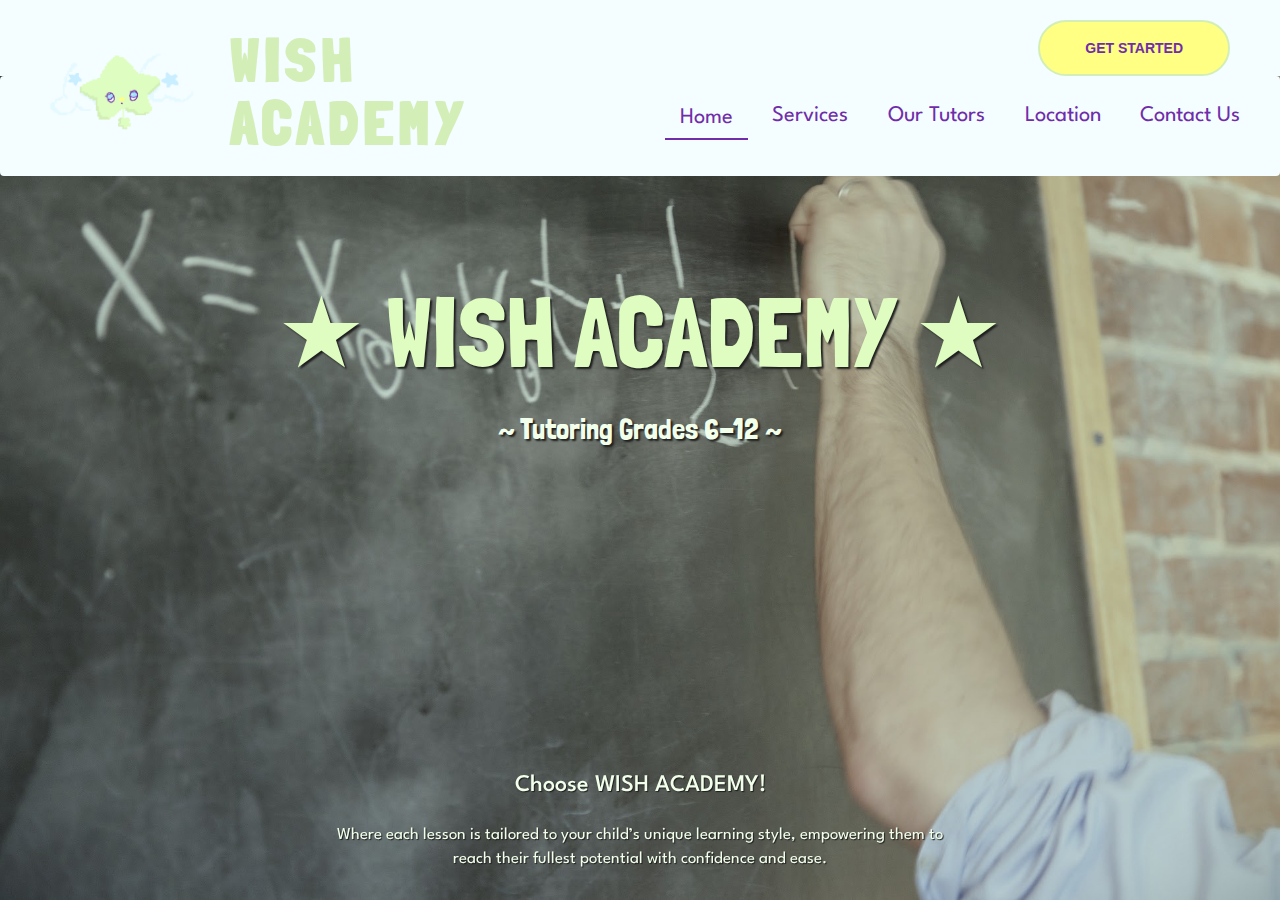
<file: index.html>
<!DOCTYPE html>
<html lang="en">
<head>
  <title>WISH ACADEMY</title>
  <meta charset="utf-8">
  <meta name="viewport" content="width=device-width, initial-scale=1">
  <link rel="icon" type="image/x-icon" href="imgs/wish-logo.png" style="width: 100px">
  <!-- Latest compiled and minified CSS -->
  <link rel="stylesheet" href="https://maxcdn.bootstrapcdn.com/bootstrap/3.4.1/css/bootstrap.min.css">
  <!-- Link to CSS files -->
  <link rel="stylesheet" type="text/css" href="css/index.css">
  <link rel="stylesheet" type="text/css" href="css/navbar.css">
  <!-- jQuery library -->
  <script src="https://ajax.googleapis.com/ajax/libs/jquery/3.7.1/jquery.min.js"></script>
  <!-- Latest compiled JavaScript -->
  <script src="https://maxcdn.bootstrapcdn.com/bootstrap/3.4.1/js/bootstrap.min.js"></script>
</head>

<body>
  <!-- Header -->
  <header class="header">
    <!-- Get Started (booking) button -->
      <div class="container" id="booking-container">
        <ul class="nav navbar-nav navbar-right get-started">
          <li><a href="html/booking.html" id="booking-text">GET STARTED</a></li>
        </ul>
      </div>
    </header>

  <!-- Nav Bar -->
   <nav class="navbar navbar-inverse">
     <div class="container-fluid">

       <!-- Nav Bar Collapse Button -->
      <div class="navbar-header">
        <button type="button" class="navbar-toggle" data-toggle="collapse" data-target="#myNavbar">
          <span class="icon-bar"></span>
          <span class="icon-bar"></span>
          <span class="icon-bar"></span>                        
        </button>

        <!-- Logo + Title -->
        <a class="navbar-brand logo-container" href="index.html" id="title">
          <img src="imgs/wichu.png" alt="wichu" class="logo">
          <span class="text-title">
            <span id="wish">WISH</span>
            <span id="academy">ACADEMY</span>
          </span>
        </a>
      </div>

      <!-- Nav Bar Links -->
      <div class="collapse navbar-collapse" id="myNavbar">
        <!-- Links -->
        <ul class="nav navbar-nav navbar-right nav-links">
          <li class="active"><a href="index.html">Home</a></li>
          <li><a href="html/services.html">Services</a></li>
          <li><a href="html/our_tutors.html">Our Tutors</a></li>
          <li><a href="html/location.html">Location</a></li>
          <li><a href="html/contact.html">Contact Us</a></li>
        </ul>
      </div>
    </div>
   </nav>

    <!-- Main Content -->
    <div id="background">
      <h1 id="main-title">★ WISH ACADEMY ★</h1>
      <h2 id="sub-title">~ Tutoring Grades 6-12 ~</h2>
    </div>

  <!-- Footer -->
    <footer class="footer">
        <div class="statements">
            <h3 id="statement1">Choose WISH ACADEMY!</h3>
            <p id="statement2">Where each lesson is tailored to your child’s unique learning style, empowering them to reach their fullest potential with confidence and ease.</p>
        </div>
    </footer>


</body>

</html>
</file>
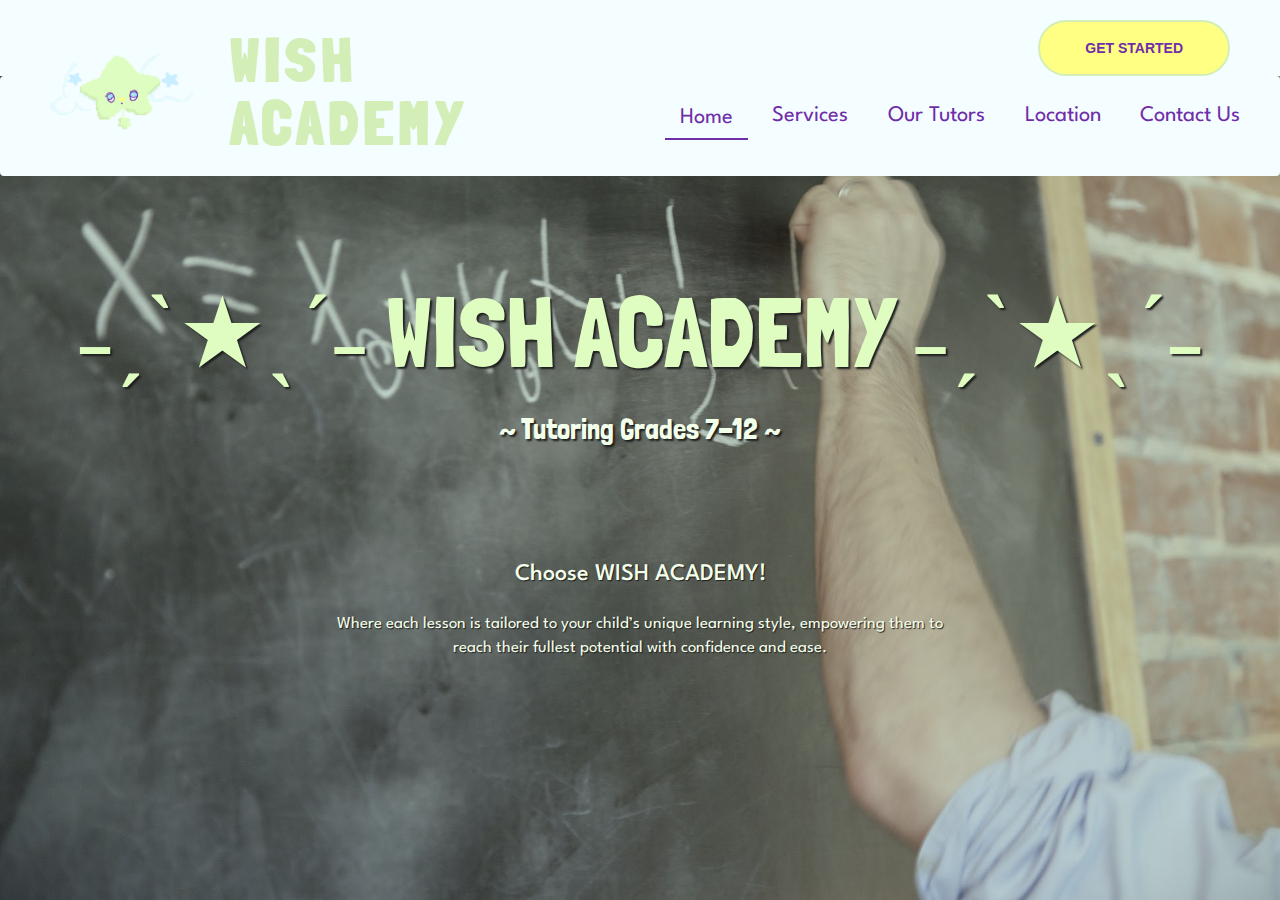
<file: html/index.html>
<!DOCTYPE html>
<html lang="en">
<head>
  <title>WISH ACADEMY</title>
  <meta charset="utf-8">
  <meta name="viewport" content="width=device-width, initial-scale=1">
  <link rel="icon" type="image/x-icon" href="../imgs/wish-logo.png" style="width: 100px">
  <!-- Latest compiled and minified CSS -->
  <link rel="stylesheet" href="https://maxcdn.bootstrapcdn.com/bootstrap/3.4.1/css/bootstrap.min.css">
  <!-- Link to CSS files -->
  <link rel="stylesheet" type="text/css" href="../css/index.css">
  <link rel="stylesheet" type="text/css" href="../css/navbar.css">
  <!-- jQuery library -->
  <script src="https://ajax.googleapis.com/ajax/libs/jquery/3.7.1/jquery.min.js"></script>
  <!-- Latest compiled JavaScript -->
  <script src="https://maxcdn.bootstrapcdn.com/bootstrap/3.4.1/js/bootstrap.min.js"></script>
</head>

<body>
  <!-- Header -->
  <header class="header">
    <!-- Get Started (booking) button -->
      <div class="container" id="booking-container">
        <ul class="nav navbar-nav navbar-right get-started">
          <li><a href="booking.html" id="booking-text">GET STARTED</a></li>
        </ul>
      </div>
    </header>

  <!-- Nav Bar -->
   <nav class="navbar navbar-inverse">
     <div class="container-fluid">

       <!-- Nav Bar Collapse Button -->
      <div class="navbar-header">
        <button type="button" class="navbar-toggle" data-toggle="collapse" data-target="#myNavbar">
          <span class="icon-bar"></span>
          <span class="icon-bar"></span>
          <span class="icon-bar"></span>                        
        </button>

        <!-- Logo + Title -->
        <a class="navbar-brand logo-container" href="index.html" id="title">
          <img src="../imgs/wichu.png" alt="wichu" class="logo">
          <span class="text-title">
            <span id="wish">WISH</span>
            <span id="academy">ACADEMY</span>
          </span>
        </a>
      </div>

      <!-- Nav Bar Links -->
      <div class="collapse navbar-collapse" id="myNavbar">
        <!-- Links -->
        <ul class="nav navbar-nav navbar-right nav-links">
          <li class="active"><a href="index.html">Home</a></li>
          <li><a href="services.html">Services</a></li>
          <li><a href="our_tutors.html">Our Tutors</a></li>
          <li><a href="location.html">Location</a></li>
          <li><a href="contact.html">Contact Us</a></li>
        </ul>
      </div>
    </div>
   </nav>

    <!-- Main Content -->
    <div id="background">
      <h1 id="main-title">˗ˏˋ★ˎˊ˗ WISH ACADEMY ˗ˏˋ★ˎˊ˗</h1>
      <h2 id="sub-title">~ Tutoring Grades 7-12 ~</h2>
    </div>
    <div class="statements">
      <h3 id="statement1">Choose WISH ACADEMY!</h3>
      <p id="statement2">Where each lesson is tailored to your child’s unique learning style, empowering them to reach their fullest potential with confidence and ease.</p>
    </div>
</body>

</html>
</file>
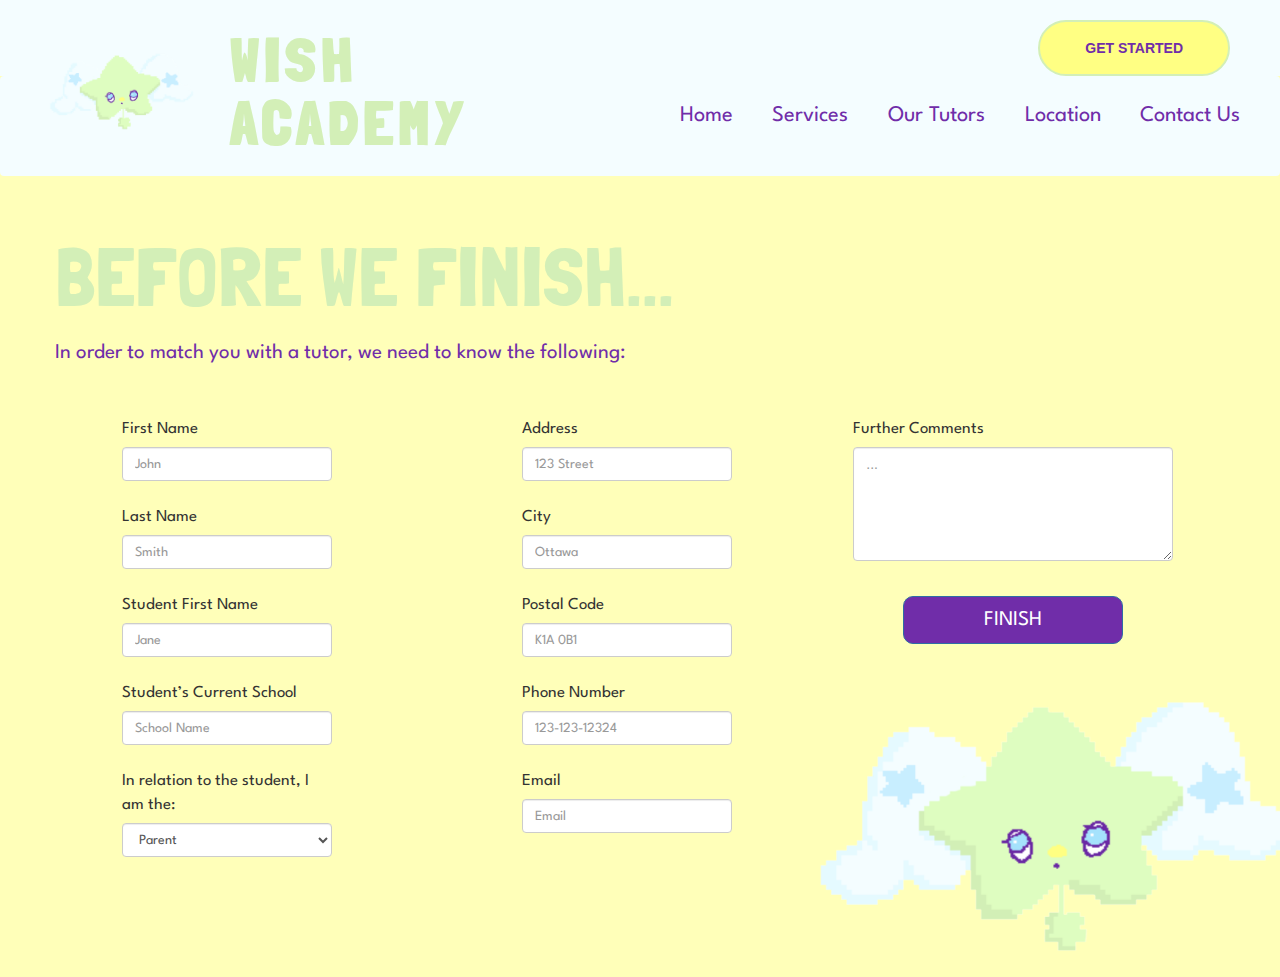
<file: html/client_info.html>
<!DOCTYPE html>
<html lang="en">
<head>
    <meta charset="UTF-8">
    <title>Client Information</title>

    <meta name="viewport" content="width=device-width, initial-scale=1">
    <link rel="icon" type="image/x-icon" href="../imgs/wish-logo.png" style="width: 100px">
    <!-- Latest compiled and minified CSS -->
    <link rel="stylesheet" href="https://maxcdn.bootstrapcdn.com/bootstrap/3.4.1/css/bootstrap.min.css">
    <!-- Link to CSS files -->
    <link rel="stylesheet" type="text/css" href="../css/navbar.css">
    <link rel="stylesheet" type="text/css" href="../css/client_info.css">
    <!-- jQuery library -->
    <script src="https://ajax.googleapis.com/ajax/libs/jquery/3.7.1/jquery.min.js"></script>
    <!-- Latest compiled JavaScript -->
    <script src="https://maxcdn.bootstrapcdn.com/bootstrap/3.4.1/js/bootstrap.min.js"></script>
    <!-- Link to JS files -->
    <script src="../js/client-info.js"></script>
</head>
<body>

<!-- Header -->
<header class="header">
    <!-- Get Started (booking) button -->
    <div class="container" id="booking-container">
        <ul class="nav navbar-nav navbar-right get-started">
            <li><a href="booking.html" id="booking-text">GET STARTED</a></li>
        </ul>
    </div>
</header>

<!-- Nav Bar -->
<nav class="navbar navbar-inverse">
    <div class="container-fluid">

        <!-- Nav Bar Collapse Button -->
        <div class="navbar-header">
            <button type="button" class="navbar-toggle" data-toggle="collapse" data-target="#myNavbar">
                <span class="icon-bar"></span>
                <span class="icon-bar"></span>
                <span class="icon-bar"></span>
            </button>

            <!-- Logo + Title -->
            <a class="navbar-brand logo-container" href="../index.html" id="title">
                <img src="../imgs/wichu.png" alt="wichu" class="logo">
                <span class="text-title">
            <span id="wish">WISH</span>
            <span id="academy">ACADEMY</span>
          </span>
            </a>
        </div>

        <!-- Nav Bar Links -->
        <div class="collapse navbar-collapse" id="myNavbar">
            <!-- Links -->
            <ul class="nav navbar-nav navbar-right nav-links">
                <li><a href="../index.html">Home</a></li>
                <li><a href="services.html">Services</a></li>
                <li><a href="our_tutors.html">Our Tutors</a></li>
                <li><a href="location.html">Location</a></li>
                <li><a href="contact.html">Contact Us</a></li>
            </ul>
        </div>
    </div>
</nav>

<!-- Main Content -->
<div id="intro-msg">
    <div class="main-title">
        <h1>BEFORE WE FINISH...</h1>
        <p>In order to match you with a tutor, we need to know the following:</p>
    </div>
</div>

<!-- Form -->
<form id="client-info-form">
    <div id="left-side">

        <div class="form-row">
            <div class="form-group col-md-6">
                <label for="inputFirstName">First Name</label>
                <input type="text" class="form-control" id="inputFirstName" placeholder="John" required>
            </div>
            <div class="form-group col-md-6">
                <label for="inputStreetNumber">Address</label>
                <input type="password" class="form-control" id="inputStreetNumber" placeholder="123 Street" required>
            </div>
        </div>

        <div class="form-row">
            <div class="form-group col-md-6">
                <label for="inputLastName">Last Name</label>
                <input type="text" class="form-control" id="inputLastName" placeholder="Smith" required>
            </div>
            <div class="form-group col-md-6">
                <label for="inputCity">City</label>
                <input type="text" class="form-control" id="inputCity" placeholder="Ottawa" required>
            </div>
        </div>

        <div class="form-row">
            <div class="form-group col-md-6">
                <label for="inputStudentFirstName">Student First Name</label>
                <input type="text" class="form-control" id="inputStudentFirstName" placeholder="Jane" required>
            </div>
            <div class="form-group col-md-6">
                <label for="inputPostalCode">Postal Code</label>
                <input type="text" id="inputPostalCode" class="form-control" placeholder="K1A 0B1" pattern="[A-Za-z][0-9][A-Za-z] [0-9][A-Za-z][0-9]" required>
            </div>
        </div>

        <div class="form-row">
            <div class="form-group col-md-6">
                <label for="inputSchool">Student’s Current School</label>
                <input type="text" class="form-control" id="inputSchool" placeholder="School Name">
            </div>
            <div class="form-group col-md-6">
                <label for="inputPhoneNumber">Phone Number</label>
                <input type="tel" id="inputPhoneNumber" class="form-control" placeholder="123-123-12324" pattern="[0-9]{3}-[0-9]{3}-[0-9]{4}">
            </div>
        </div>

        <div class="form-row">
            <div class="form-group col-md-6">
                <label for="inputRelationship">In relation to the student, I am the:</label>
                <select id="inputRelationship" class="form-control">
                    <option selected>Parent</option>
                    <option>Guardian</option>
                    <option>Other</option>
                </select>
            </div>
            <div class="form-group col-md-6">
                <label for="inputEmail4">Email</label>
                <input type="email" class="form-control" id="inputEmail4" placeholder="Email" required>
            </div>
        </div>
    </div>


    <div id="right-side">

        <!-- Additional Comments -->
        <div >
            <label for="furtherComments">Further Comments</label>
            <textarea class="form-control" id="furtherComments" placeholder="..." rows="5" ></textarea>
        </div>

        <!-- Submit Button -->
        <div id="finish-btn-container">
            <button type="submit" class="btn btn-primary finish-btn">FINISH</button>
        </div>

        <img src="../imgs/wichu.png" alt="wichu" width=495" height="265" id="wichu">

    </div>
</form>

</body>
</html>
</file>
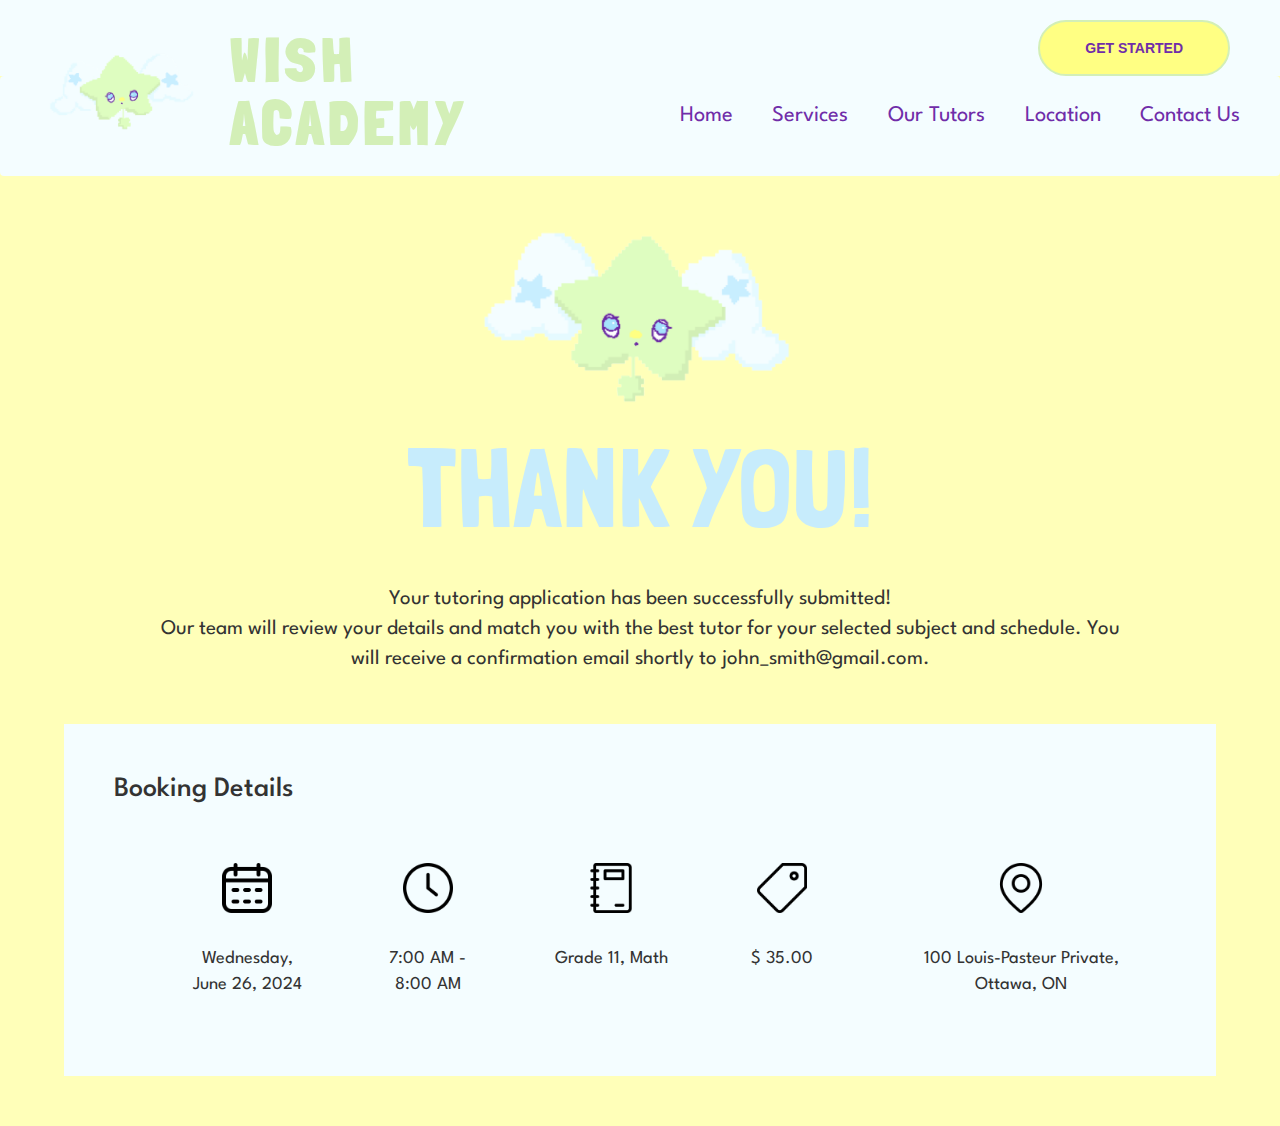
<file: html/confirmation.html>
<!DOCTYPE html>
<html lang="en">
<head>
    <meta charset="UTF-8">
    <title>Confirmed Booking</title>

    <meta name="viewport" content="width=device-width, initial-scale=1">
    <link rel="icon" type="image/x-icon" href="../imgs/wish-logo.png" style="width: 100px">
    <!-- Latest compiled and minified CSS -->
    <link rel="stylesheet" href="https://maxcdn.bootstrapcdn.com/bootstrap/3.4.1/css/bootstrap.min.css">
    <!-- Link to CSS files -->
    <link rel="stylesheet" type="text/css" href="../css/navbar.css">
    <link rel="stylesheet" type="text/css" href="../css/confirmation.css">
    <!-- jQuery library -->
    <script src="https://ajax.googleapis.com/ajax/libs/jquery/3.7.1/jquery.min.js"></script>
    <!-- Latest compiled JavaScript -->
    <script src="https://maxcdn.bootstrapcdn.com/bootstrap/3.4.1/js/bootstrap.min.js"></script>
</head>
<body>

<!-- Header -->
<header class="header">
    <!-- Get Started (booking) button -->
    <div class="container" id="booking-container">
        <ul class="nav navbar-nav navbar-right get-started">
            <li><a href="booking.html" id="booking-text">GET STARTED</a></li>
        </ul>
    </div>
</header>

<!-- Nav Bar -->
<nav class="navbar navbar-inverse">
    <div class="container-fluid">

        <!-- Nav Bar Collapse Button -->
        <div class="navbar-header">
            <button type="button" class="navbar-toggle" data-toggle="collapse" data-target="#myNavbar">
                <span class="icon-bar"></span>
                <span class="icon-bar"></span>
                <span class="icon-bar"></span>
            </button>

            <!-- Logo + Title -->
            <a class="navbar-brand logo-container" href="../index.html" id="title">
                <img src="../imgs/wichu.png" alt="wichu" class="logo">
                <span class="text-title">
            <span id="wish">WISH</span>
            <span id="academy">ACADEMY</span>
          </span>
            </a>
        </div>

        <!-- Nav Bar Links -->
        <div class="collapse navbar-collapse" id="myNavbar">
            <!-- Links -->
            <ul class="nav navbar-nav navbar-right nav-links">
                <li><a href="../index.html">Home</a></li>
                <li><a href="services.html">Services</a></li>
                <li><a href="our_tutors.html">Our Tutors</a></li>
                <li><a href="location.html">Location</a></li>
                <li><a href="contact.html">Contact Us</a></li>
            </ul>
        </div>
    </div>
</nav>

<!-- Main Content -->

<!-- Title -->
<div class="main-title">
    <img src="../imgs/wichu.png" alt="wichu" width="25%" height="20%" id="wichu">
    <h1>THANK YOU!</h1>
</div>

<!-- Confirmation Message -->
<div class="message" id="confirmation-message">
    <p>Your tutoring application has been successfully submitted!<br>
        Our team will review your details and match you with the best tutor for your selected subject and schedule. You will receive a confirmation email shortly to john_smith@gmail.com.</p>
</div>

<!-- Booking Details -->
<div class="booking-details">
    <h2>Booking Details</h2>
    <table class="table table-borderless">
        <tbody>
            <tr>
                <td><img src="../imgs/favicons/calendar.png" class="icons" alt="calendar"> </td>
                <td><img src="../imgs/favicons/clock.png" class="icons" alt="clock"> </td>
                <td><img src="../imgs/favicons/notebook.png" class="icons" alt="notebook"> </td>
                <td><img src="../imgs/favicons/tag.png" class="icons" alt="tag"> </td>
                <td><img src="../imgs/favicons/location.png" class="icons" alt="location"> </td>
            </tr>
            <tr>
                <td style="padding-top: 25px">Wednesday,<br>June 26, 2024</td>
                <td style="padding-top: 25px">7:00 AM -<br>8:00 AM</td>
                <td style="padding-top: 25px">Grade 11, Math</td>
                <td style="padding-top: 25px">$ 35.00</td>
                <td style="padding-top: 25px">100 Louis-Pasteur Private,<br>Ottawa, ON</td>
            </tr>
        </tbody>
    </table>
</div>

</body>
</html>
</file>
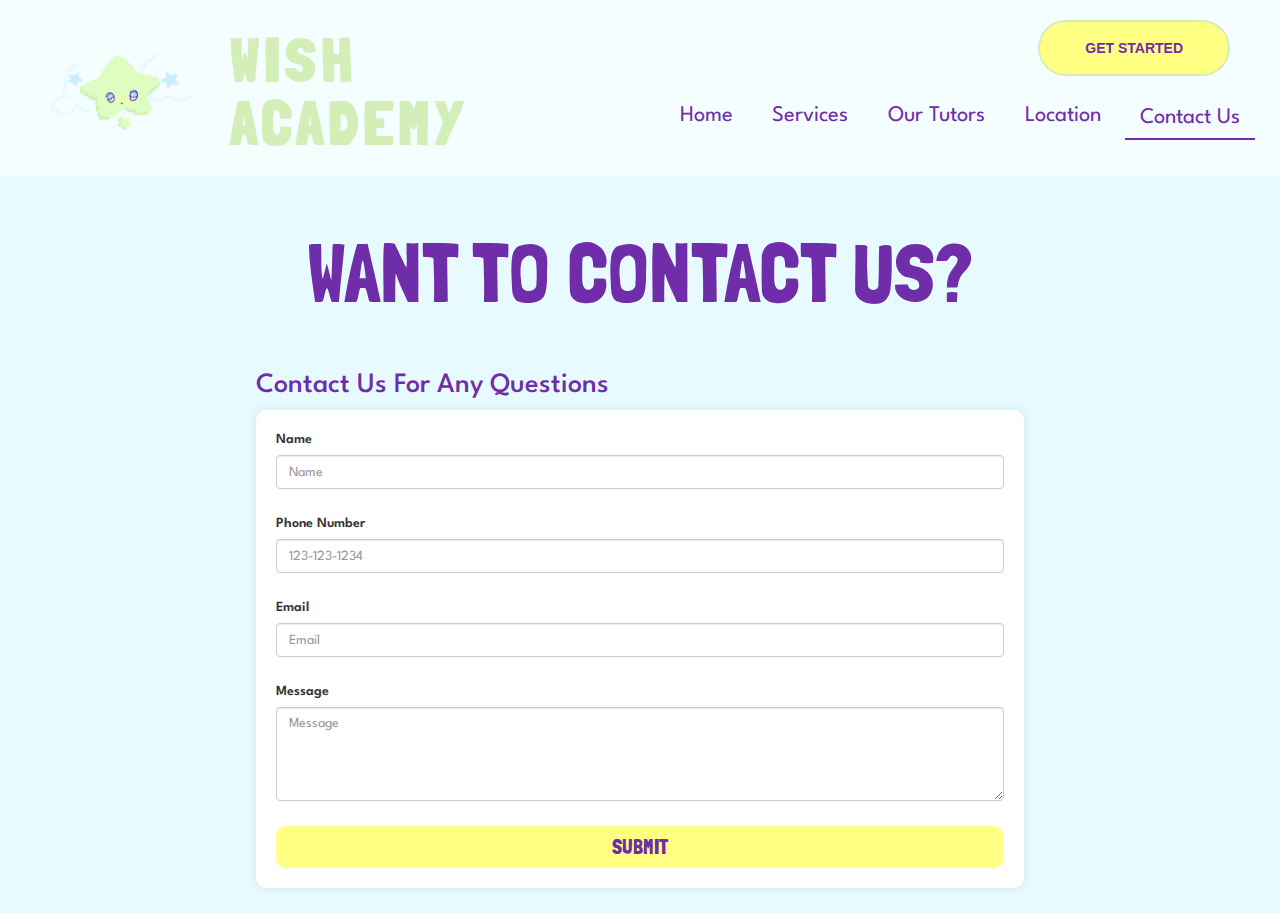
<file: html/contact.html>
<!DOCTYPE html>
<html lang="en">
<head>
    <meta charset="UTF-8">
    <title>Contact Us</title>

    <meta name="viewport" content="width=device-width, initial-scale=1">
    <link rel="icon" type="image/x-icon" href="../imgs/wish-logo.png" style="width: 100px">
    <!-- Latest compiled and minified CSS -->
    <link rel="stylesheet" href="https://maxcdn.bootstrapcdn.com/bootstrap/3.4.1/css/bootstrap.min.css">
    <!-- Link to CSS files -->
    <link rel="stylesheet" type="text/css" href="../css/navbar.css">
    <link rel="stylesheet" type="text/css" href="../css/contact.css">
    <!-- jQuery library -->
    <script src="https://ajax.googleapis.com/ajax/libs/jquery/3.7.1/jquery.min.js"></script>
    <!-- Latest compiled JavaScript -->
    <script src="https://maxcdn.bootstrapcdn.com/bootstrap/3.4.1/js/bootstrap.min.js"></script>
    <script src="../js/contact.js"></script>
</head>
<body>

<!-- Header -->
<header class="header">
    <!-- Get Started (booking) button -->
    <div class="container" id="booking-container">
        <ul class="nav navbar-nav navbar-right get-started">
            <li><a href="booking.html" id="booking-text">GET STARTED</a></li>
        </ul>
    </div>
</header>

<!-- Nav Bar -->
<nav class="navbar navbar-inverse">
    <div class="container-fluid">

        <!-- Nav Bar Collapse Button -->
        <div class="navbar-header">
            <button type="button" class="navbar-toggle" data-toggle="collapse" data-target="#myNavbar">
                <span class="icon-bar"></span>
                <span class="icon-bar"></span>
                <span class="icon-bar"></span>
            </button>

            <!-- Logo + Title -->
            <a class="navbar-brand logo-container" href="../index.html" id="title">
                <img src="../imgs/wichu.png" alt="wichu" class="logo">
                <span class="text-title">
            <span id="wish">WISH</span>
            <span id="academy">ACADEMY</span>
          </span>
            </a>
        </div>

        <!-- Nav Bar Links -->
        <div class="collapse navbar-collapse" id="myNavbar">
            <!-- Links -->
            <ul class="nav navbar-nav navbar-right nav-links">
                <li><a href="../index.html">Home</a></li>
                <li><a href="services.html">Services</a></li>
                <li><a href="our_tutors.html">Our Tutors</a></li>
                <li><a href="location.html">Location</a></li>
                <li class="active"><a href="contact.html">Contact Us</a></li>
            </ul>
        </div>
    </div>
</nav>

<!-- Main Content -->
<div class="main-title">
    <h1>WANT TO CONTACT US?</h1>
</div>

<div id="content">
    <h2>Contact Us For Any Questions</h2>

    <!-- Contact Form -->
    <div class="contact-form">
    
        <!-- Form -->
         <form id="form-for-contact">
    
            <div class="form-row">        
                <label for="inputName">Name</label>
                <input type="text" required class="form-control" id="inputName" placeholder="Name">
            </div>
            <div class="form-row">
                    <label for="inputPhoneNumber">Phone Number</label>
                    <input type="tel" required class="form-control" id="inputPhoneNumber" placeholder="123-123-1234" pattern="\d{3}-\d{3}-\d{4}">
                </div>
            <div class="form-row">
                    <label for="inputEmail">Email</label>
                    <input type="email" required class="form-control" id="inputEmail" placeholder="Email">
                </div> 
            <div class="form-row">
                <label for="inputMessage">Message</label>
                <textarea required class="form-control" id="inputMessage" placeholder="Message" rows="4"></textarea>
            </div>
    
            <button type="submit" class="btn btn-primary" id="submit-btn">SUBMIT</button>
    
         </form>
        
    </div>
</div>


</body>
</html>
</file>
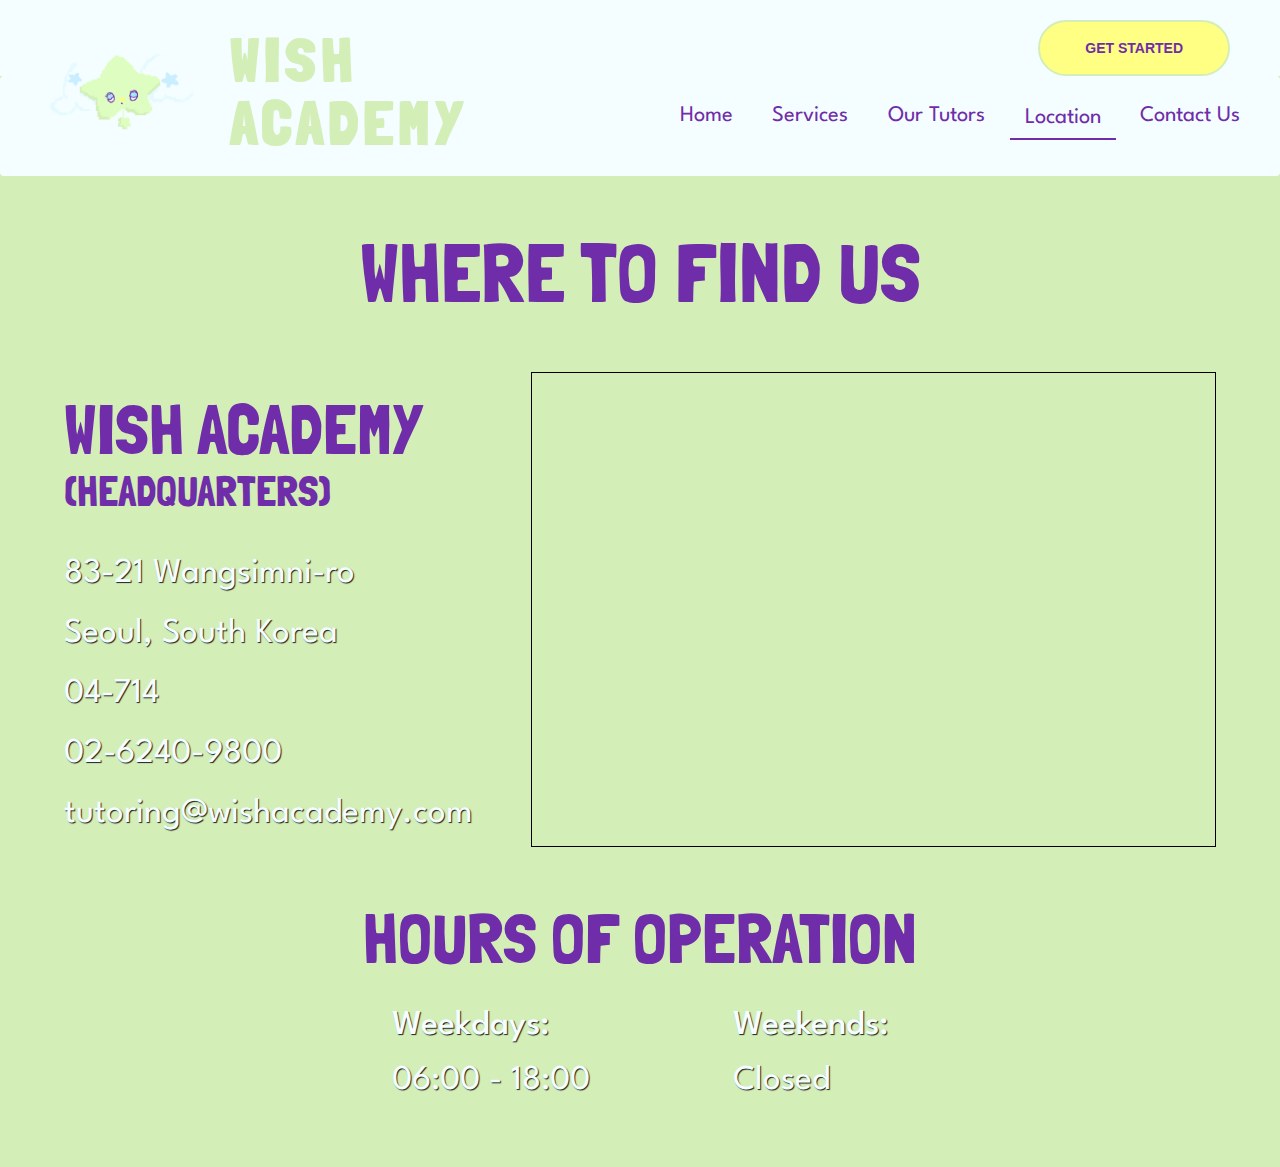
<file: html/location.html>
<!DOCTYPE html>
<html lang="en">
<head>
    <meta charset="UTF-8">
    <title>Location</title>

    <meta name="viewport" content="width=device-width, initial-scale=1">
    <link rel="icon" type="image/x-icon" href="../imgs/wish-logo.png" style="width: 100px">
    <!-- Latest compiled and minified CSS -->
    <link rel="stylesheet" href="https://maxcdn.bootstrapcdn.com/bootstrap/3.4.1/css/bootstrap.min.css">
    <!-- Link to CSS files -->
    <link rel="stylesheet" type="text/css" href="../css/navbar.css">
    <link rel="stylesheet" type="text/css" href="../css/location.css">
    <!-- jQuery library -->
    <script src="https://ajax.googleapis.com/ajax/libs/jquery/3.7.1/jquery.min.js"></script>
    <!-- Latest compiled JavaScript -->
    <script src="https://maxcdn.bootstrapcdn.com/bootstrap/3.4.1/js/bootstrap.min.js"></script>
</head>
<body>

<!-- Header -->
<header class="header">
    <!-- Get Started (booking) button -->
    <div class="container" id="booking-container">
        <ul class="nav navbar-nav navbar-right get-started">
            <li><a href="booking.html" id="booking-text">GET STARTED</a></li>
        </ul>
    </div>
</header>

<!-- Nav Bar -->
<nav class="navbar navbar-inverse">
    <div class="container-fluid">

        <!-- Nav Bar Collapse Button -->
        <div class="navbar-header">
            <button type="button" class="navbar-toggle" data-toggle="collapse" data-target="#myNavbar">
                <span class="icon-bar"></span>
                <span class="icon-bar"></span>
                <span class="icon-bar"></span>
            </button>

            <!-- Logo + Title -->
            <a class="navbar-brand logo-container" href="../index.html" id="title">
                <img src="../imgs/wichu.png" alt="wichu" class="logo">
                <span class="text-title">
            <span id="wish">WISH</span>
            <span id="academy">ACADEMY</span>
          </span>
            </a>
        </div>

        <!-- Nav Bar Links -->
        <div class="collapse navbar-collapse" id="myNavbar">
            <!-- Links -->
            <ul class="nav navbar-nav navbar-right nav-links">
                <li><a href="../index.html">Home</a></li>
                <li><a href="services.html">Services</a></li>
                <li><a href="our_tutors.html">Our Tutors</a></li>
                <li class="active"><a href="location.html">Location</a></li>
                <li><a href="contact.html">Contact Us</a></li>
            </ul>
        </div>
    </div>
</nav>

<!-- Main Content -->
<div>
    <h1 id="main-title">WHERE TO FIND US</h1>
</div>

<div class="location-container">

    <!-- Address  -->
    <div id="location-address">
        <h1 class="title" id="service-title">WISH ACADEMY</h1>
        <h2 class="title" id="headquarters-title">(HEADQUARTERS)</h2>

        <div class="address-container">
            <p class="text">83-21 Wangsimni-ro</p>
            <p class="text">Seoul, South Korea</p>
            <p class="text">04-714</p>
            <p class="text">02-6240-9800</p>
            <p class="text">tutoring@wishacademy.com</p>
        </div>
    </div>

    <!-- Map -->
    <iframe src="https://www.google.com/maps/embed?pb=!1m18!1m12!1m3!1d3163.452110983647!2d127.04120427587283!3d37.544410672044314!2m3!1f0!2f0!3f0!3m2!1i1024!2i768!4f13.1!3m3!1m2!1s0x357ca46e21c25855%3A0xb969fc2b68758946!2sSM%20Entertainment!5e0!3m2!1sen!2sca!4v1739659910861!5m2!1sen!2sca" width="800" height="475" allowfullscreen="" loading="lazy" referrerpolicy="no-referrer-when-downgrade"></iframe>


</div>



<!-- Hours of Operation -->
<h1 class="title" id="hours-of-operation">HOURS OF OPERATION</h1>
<div class="days-container">
    <div class="weekday">
        <h3 class="text">Weekdays:</h3>
        <p class="text">06:00 - 18:00</p>
    </div>
    <div class="weekend">
        <h3 class="text">Weekends:</h3>
        <p class="text">Closed</p>
    </div>


</div>


</body>
</html>
</file>
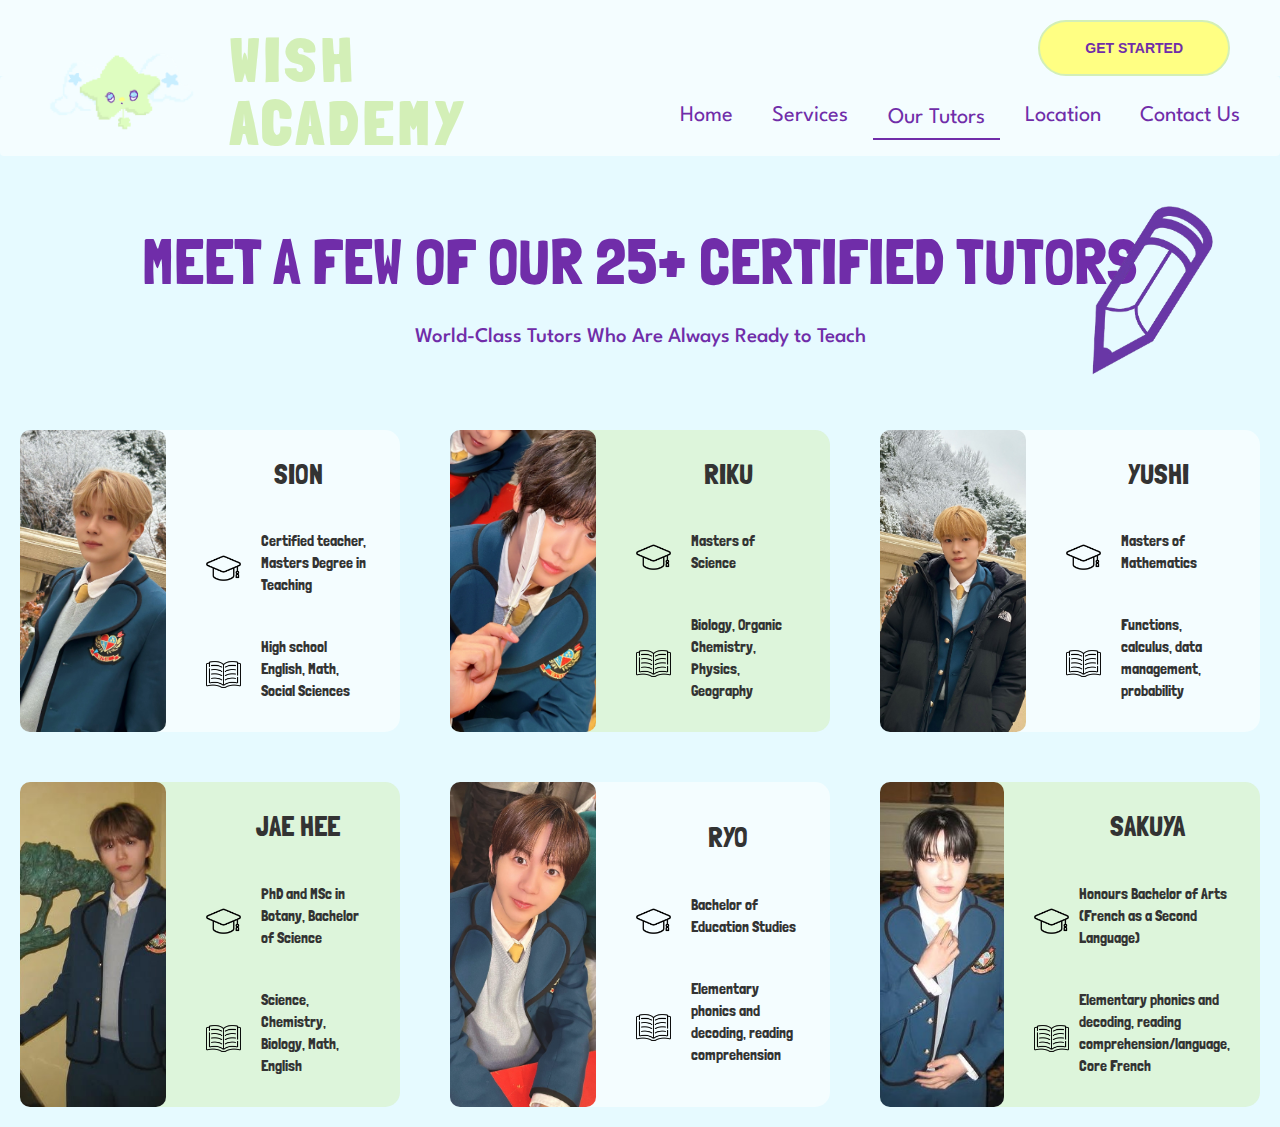
<file: html/our_tutors.html>
<!DOCTYPE html>
<html lang="en">
<head>
    <meta charset="UTF-8">
    <title>Meet Our Tutors</title>

    <meta name="viewport" content="width=device-width, initial-scale=1">
    <link rel="icon" type="image/x-icon" href="../imgs/wish-logo.png" style="width: 100px">
    <!-- Latest compiled and minified CSS -->
    <link rel="stylesheet" href="https://maxcdn.bootstrapcdn.com/bootstrap/3.4.1/css/bootstrap.min.css">
    <!-- Link to CSS files -->
    <link rel="stylesheet" type="text/css" href="../css/navbar.css">
    <link rel="stylesheet" type="text/css" href="../css/our_tutors.css">
    <!-- jQuery library -->
    <script src="https://ajax.googleapis.com/ajax/libs/jquery/3.7.1/jquery.min.js"></script>
    <!-- Latest compiled JavaScript -->
    <script src="https://maxcdn.bootstrapcdn.com/bootstrap/3.4.1/js/bootstrap.min.js"></script>
</head>
<body>

<!-- Header -->
<header class="header">
    <!-- Get Started (booking) button -->
    <div class="container"  id="booking-container">
        <ul class="nav navbar-nav navbar-right get-started">
            <li><a href="booking.html" id="booking-text">GET STARTED</a></li>
        </ul>
    </div>
</header>

<!-- Nav Bar -->
<nav class="navbar navbar-inverse">
    <div class="container-fluid">

        <!-- Nav Bar Collapse Button -->
        <div class="navbar-header">
            <button type="button" class="navbar-toggle" data-toggle="collapse" data-target="#myNavbar">
                <span class="icon-bar"></span>
                <span class="icon-bar"></span>
                <span class="icon-bar"></span>
            </button>

            <!-- Logo + Title -->
            <a class="navbar-brand logo-container" href="../index.html" id="title">
                <img src="../imgs/wichu.png" alt="wichu" class="logo">
                <span class="text-title">
            <span id="wish">WISH</span>
            <span id="academy">ACADEMY</span>
          </span>
            </a>
        </div>

        <!-- Nav Bar Links -->
        <div class="collapse navbar-collapse" id="myNavbar">
            <!-- Links -->
            <ul class="nav navbar-nav navbar-right nav-links">
                <li><a href="../index.html">Home</a></li>
                <li><a href="services.html">Services</a></li>
                <li class="active"><a href="our_tutors.html">Our Tutors</a></li>
                <li><a href="location.html">Location</a></li>
                <li><a href="contact.html">Contact Us</a></li>
            </ul>
        </div>
    </div>
</nav>

<!-- Main Content -->
<div id="top-heading">
    <div class="main-title">
        <h1>MEET A FEW OF OUR 25+ CERTIFIED TUTORS</h1>
    </div>
    <div id="pencil-container">
        <img src="../imgs/favicons/pencil.png" id="pencil" alt="pencil">
    </div>
    <div id="caption">
        <h4>World-Class Tutors Who Are Always Ready to Teach</h4>
    </div>
</div>



<!-- Images of Tutors -->
<div id="tutors">
    <!-- SION -->
    <div class="card mb-3 white-blue">
        <div class="row g-0">
            <div class="col-md-6">
                <img src="../imgs/sion.jpg" class="img-fluid rounded-start" alt="sion">
            </div>
            <div class="col-md-8">
                <div class="card-body">
                    <h5 class="card-title">SION</h5>
                    <div class="card-description">
                        <img src="../imgs/favicons/graduate.png" class="icons" alt="graduate">
                        <p class="card-text">Certified teacher, Masters Degree in Teaching</p>
                        <img src="../imgs/favicons/open-book.png" class="icons" alt="open-book">
                        <p class="card-text">High school English, Math, Social Sciences</p>
                    </div>
                </div>
            </div>
        </div>
    </div>

    <!-- RIKU -->
    <div class="card mb-3 dark-green">
        <div class="row g-0">
            <div class="col-md-6">
                <img src="../imgs/riku.jpg" class="img-fluid rounded-start" alt="riku">
            </div>
            <div class="col-md-8">
                <div class="card-body">
                    <h5 class="card-title">RIKU</h5>
                    <div class="card-description">
                        <img src="../imgs/favicons/graduate.png" class="icons" alt="graduate">
                        <p class="card-text">Masters of Science</p>
                        <img src="../imgs/favicons/open-book.png" class="icons" alt="open-book">
                        <p class="card-text">Biology, Organic Chemistry, Physics, Geography</p>
                    </div>
                </div>
            </div>
        </div>
    </div>

    <!-- YUSHI -->
    <div class="card mb-3 white-blue">
        <div class="row g-0">
            <div class="col-md-6">
                <img src="../imgs/yushi.jpg" class="img-fluid rounded-start" alt="yushi">
            </div>
            <div class="col-md-8">
                <div class="card-body">
                    <h5 class="card-title">YUSHI</h5>
                    <div class="card-description">
                        <img src="../imgs/favicons/graduate.png" class="icons" alt="graduate">
                        <p class="card-text">Masters of Mathematics</p>
                        <img src="../imgs/favicons/open-book.png" class="icons" alt="open-book">
                        <p class="card-text">Functions, calculus, data management, probability</p>
                    </div>
                </div>
            </div>
        </div>
    </div>

    <!-- JAE HEE -->
    <div class="card mb-3 dark-green">
        <div class="row g-0">
            <div class="col-md-6">
                <img src="../imgs/jaehee.jpg" class="img-fluid rounded-start" alt="jaehee">
            </div>
            <div class="col-md-8">
                <div class="card-body">
                    <h5 class="card-title">JAE HEE</h5>
                    <div class="card-description">
                        <img src="../imgs/favicons/graduate.png" class="icons" alt="graduate">
                        <p class="card-text">PhD and MSc in Botany, Bachelor of Science</p>
                        <img src="../imgs/favicons/open-book.png" class="icons" alt="open-book">
                        <p class="card-text">Science, Chemistry, Biology, Math, English</p>
                    </div>
                </div>
            </div>
        </div>
    </div>

    <!-- RYO -->
    <div class="card mb-3 white-blue">
        <div class="row g-0">
            <div class="col-md-6">
                <img src="../imgs/ryo_org.JPEG" class="img-fluid rounded-start" alt="ryo">
            </div>
            <div class="col-md-8">
                <div class="card-body">
                    <h5 class="card-title">RYO</h5>
                    <div class="card-description">
                        <img src="../imgs/favicons/graduate.png" class="icons" alt="graduate">
                        <p class="card-text">Bachelor of Education Studies</p>
                        <img src="../imgs/favicons/open-book.png" class="icons" alt="open-book">
                        <p class="card-text">Elementary phonics and decoding, reading comprehension</p>
                    </div>
                </div>
            </div>
        </div>
    </div>

    <!-- SAKUYA -->
    <div class="card mb-3 dark-green">
        <div class="row g-0">
            <div class="col-md-6">
                <img src="../imgs/sakuya.jpg" class="img-fluid rounded-start" alt="sakuya">
            </div>
            <div class="col-md-8">
                <div class="card-body">
                    <h5 class="card-title">SAKUYA</h5>
                    <div class="card-description">
                        <img src="../imgs/favicons/graduate.png" class="icons" alt="graduate">
                        <p class="card-text">Honours Bachelor of Arts (French as a Second Language)</p>
                        <img src="../imgs/favicons/open-book.png" class="icons" alt="open-book">
                        <p class="card-text">Elementary phonics and decoding, reading comprehension/language, Core French</p>
                    </div>
                </div>
            </div>
        </div>
    </div>
</div>


</body>
</html>
</file>
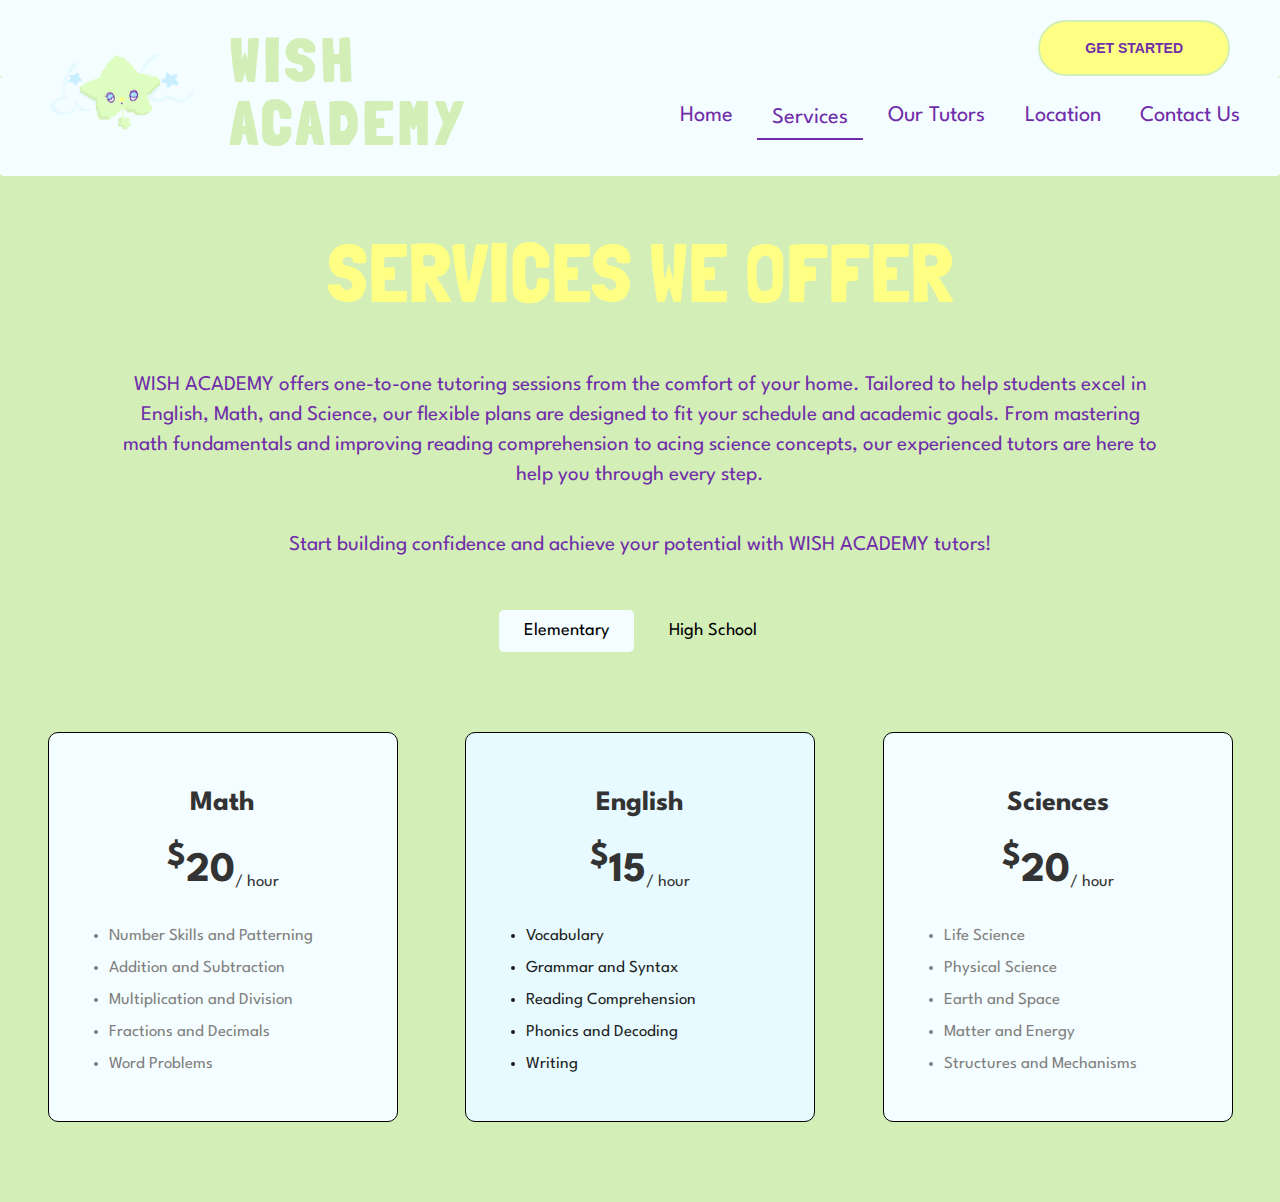
<file: html/services.html>
<!DOCTYPE html>
<html lang="en">
<head>
    <meta charset="UTF-8">
    <title>Offered Services</title>

    <meta name="viewport" content="width=device-width, initial-scale=1">
    <link rel="icon" type="image/x-icon" href="../imgs/wish-logo.png" style="width: 100px">
    <!-- Latest compiled and minified CSS -->
    <link rel="stylesheet" href="https://maxcdn.bootstrapcdn.com/bootstrap/3.4.1/css/bootstrap.min.css">
    <!-- Link to CSS files -->
    <link rel="stylesheet" type="text/css" href="../css/navbar.css">
    <link rel="stylesheet" type="text/css" href="../css/services.css">
    <!-- jQuery library -->
    <script src="https://ajax.googleapis.com/ajax/libs/jquery/3.7.1/jquery.min.js"></script>
    <!-- Latest compiled JavaScript -->
    <script src="https://maxcdn.bootstrapcdn.com/bootstrap/3.4.1/js/bootstrap.min.js"></script>
    <script src="../js/services.js"></script>
</head>
<body>

<!-- Header -->
<header class="header">
    <!-- Get Started (booking) button -->
    <div class="container" id="booking-container">
        <ul class="nav navbar-nav navbar-right get-started">
            <li><a href="booking.html" id="booking-text">GET STARTED</a></li>
        </ul>
    </div>
</header>

<!-- Nav Bar -->
<nav class="navbar navbar-inverse">
    <div class="container-fluid">

        <!-- Nav Bar Collapse Button -->
        <div class="navbar-header">
            <button type="button" class="navbar-toggle" data-toggle="collapse" data-target="#myNavbar">
                <span class="icon-bar"></span>
                <span class="icon-bar"></span>
                <span class="icon-bar"></span>
            </button>

            <!-- Logo + Title -->
            <a class="navbar-brand logo-container" href="../index.html" id="title">
                <img src="../imgs/wichu.png" alt="wichu" class="logo">
                <span class="text-title">
            <span id="wish">WISH</span>
            <span id="academy">ACADEMY</span>
          </span>
            </a>
        </div>

        <!-- Nav Bar Links -->
        <div class="collapse navbar-collapse" id="myNavbar">
            <!-- Links -->
            <ul class="nav navbar-nav navbar-right nav-links">
                <li><a href="../index.html">Home</a></li>
                <li class="active"><a href="services.html">Services</a></li>
                <li><a href="our_tutors.html">Our Tutors</a></li>
                <li><a href="location.html">Location</a></li>
                <li><a href="contact.html">Contact Us</a></li>
            </ul>
        </div>
    </div>
</nav>

<!-- Main Content -->
<div class="main-title">
    <h1>SERVICES WE OFFER</h1>
</div>

<div id="intro-message">
    <p>WISH ACADEMY offers one-to-one tutoring sessions from the comfort of your home. Tailored to help students excel in English, Math, and Science, our flexible plans are designed to fit your schedule and academic goals. From mastering math fundamentals and improving reading comprehension to acing science concepts, our experienced tutors are here to help you through every step.</p>
    <br>
    <p>Start building confidence and achieve your potential with WISH ACADEMY tutors!</p>
</div>

<!-- Services Level Selection Toggle -->
<div id="service-level">
    <div class="service-level-toggle">
        <button type="button" class="btn btn-primary" id="elementary-button">Elementary</button>
    </div>

    <div class="service-level-toggle">
        <button type="button" class="btn btn-secondary" id="high-school-button">High School</button>
    </div>
</div>

<!-- Services Offered Boxes-->
<div id="services-offered">

    <!-- Service Type Boxes -->

    <div class="col-sm-6 mb-3 mb-sm-0">
        <div class="card">
            <div class="card-body">
                <h3 class="card-title">Math</h3>
                <h2 class="card-price" id="math-price"><sup>$</sup>20<sub>/ hour</sub></h2>
                <ul class="card-list" id="math-list">
                    <li class="bullet-points" class="bullet-points">Number Skills and Patterning</li>
                    <li class="bullet-points">Addition and Subtraction</li>
                    <li class="bullet-points">Multiplication and Division</li>
                    <li class="bullet-points">Fractions and Decimals</li>
                    <li class="bullet-points">Word Problems</li>
                </ul>
            </div>
        </div>
    </div>

    <div class="col-sm-6 mb-3 mb-sm-0 card-middle">
        <div class="card">
            <div class="card-body">
                <h3 class="card-title">English</h3>
                <h2 class="card-price" id="english-price"><sup>$</sup>15<sub>/ hour</sub></h2>
                <ul class="card-list" id="english-list">
                    <li class="bullet-points">Vocabulary</li>
                    <li class="bullet-points">Grammar and Syntax</li>
                    <li class="bullet-points">Reading Comprehension</li>
                    <li class="bullet-points">Phonics and Decoding</li>
                    <li class="bullet-points">Writing</li>
                </ul>
            </div>
        </div>
    </div>

    <div class="col-sm-6 mb-3 mb-sm-0">
        <div class="card">
            <div class="card-body">
                <h3 class="card-title">Sciences</h3>
                <h2 class="card-price" id="sciences-price"><sup>$</sup>20<sub>/ hour</sub></h2>
                <ul class="card-list" id="sciences-list">
                    <li class="bullet-points">Life Science</li>
                    <li class="bullet-points">Physical Science</li>
                    <li class="bullet-points">Earth and Space</li>
                    <li class="bullet-points">Matter and Energy</li>
                    <li class="bullet-points">Structures and Mechanisms</li>
                </ul>
            </div>
        </div>
    </div>

</div>

</body>
</html>
</file>
<file: css/index.css>
/* Background image */
body {
    background: url(../imgs/background.jpg) no-repeat;
    background-size: cover;
    background-attachment: fixed;
}

/* Title */
#main-title {
    font-size: 7.1em;
    color: var(--light-green);
    text-align: center;
    margin-top: 8%;
    font-family: 'Londrina Solid', sans-serif;
    text-shadow: #1E1E1E 2px 2px 2px;
}

/* Sub-Title */
#sub-title {
    font-size: 2.1em;
    color: #F2FFEB;
    text-align: center;
    margin-top: 2%;
    font-family: 'Londrina Solid', sans-serif;
    text-shadow: #1E1E1E 2px 2px 2px;
}

/* Statement Messages */
.statements {
    text-shadow: #1E1E1E 1px 1px 1px;
    font-size: 1.2em;
    color: #F2FFEB;
    text-align: center;
    margin-top: 9%;
    font-family: 'League Spartan', sans-serif;
}

#statement2 {
    margin-top: 2%;
    padding: 0 25% 0 25%;
}

/* Footer */
footer {
    color: #F2FFEB;
    text-align: center;
    padding: 10px;
    position: fixed;
    bottom: 8px;
    width: 100%;
}
</file>
<file: css/navbar.css>
/* Import fonts */
@import url('https://fonts.googleapis.com/css2?family=Londrina+Solid:wght@100;300;400;900&family=Outfit:wght@200&display=swap');
@import url('https://fonts.googleapis.com/css2?family=League+Spartan:wght@100..900&display=swap');

/* Colour scheme */
:root {
    --purple: #702DA9;
    --dark-green: #D3EFB7;
    --light-green: #DFFDC1;
    --yellow: #FFFF83;
    --dark-blue: #C7ECFC;
    --light-blue: #E6FAFF;
    --white-blue: #F4FDFF;
}

/* Navbar styling */
.navbar {
    background-color: var(--white-blue);
    min-height: 100px;
    border: none;
}

.navbar-nav {
    display: flex;
    justify-content: space-between;
    align-items: center;
}

.navbar-toggle {
    background: var(--purple);
    margin-left: 15px;
}

.navbar-header {
    display: flex;
    align-items: center;
    height: 80px;
}

.nav-links {
    margin-top: 15px;
    justify-content: space-between;
    width: 50%;
}

.navbar-inverse {
    margin-top: 0;
    margin-bottom: 0;
}

.navbar-inverse .navbar-nav>li>a {
    font-family: 'League Spartan', sans-serif;
    color: var(--purple);
    font-size: 1.6em;
}

.navbar-inverse .navbar-nav>.active>a, .navbar-inverse .navbar-nav>.active>a:focus, .navbar-inverse .navbar-nav>.active>a:hover {
    color: var(--purple);
}

header {
    background: var(--white-blue);
}

/* Override bootstrap styling */
/* Override the active link styling */
.navbar-nav > .active > a {
    background-color: transparent !important;
    border-bottom: 2px solid var(--purple);
    padding-bottom: 10px;
}

/* Override hover effect for the active link */
.navbar-nav > .active > a:hover {
    background-color: transparent !important;
}

/* Override hover effect for the other links */
.navbar-nav > li > a:hover {
    background-color: transparent !important;
    color: gray !important;
}

/* Logo styling */
.logo-container {
    display: flex;
    align-items: center;
    margin-bottom: 50px;
}

.logo {
    width: 150px;
    height: auto;
    max-height: 80px;
    margin-right: 35px;
}

/* Title styling */
#title {
    font-size: 4.5em;
    font-weight: bold;
    letter-spacing: 5px;
    color: var(--dark-green);
    font-family: 'Londrina Solid', sans-serif;
    margin-left: 15px;
}

.text-title {
    display: flex;
    flex-direction: column;
    line-height: 1;
}

/* Button styling */
.get-started {
    background-color: var(--yellow);
    padding: 1px 30px;
    border: 2px solid var(--dark-green);
    border-radius: 50px;
    font-weight: bold;
    width: auto;
    margin-top: 20px;
}

#booking-container {
    display: flex;
    justify-content: right;
    margin-right: 50px;
}

#booking-text {
    color: var(--purple);
}
</file>
<file: css/client_info.css>
body {
    background-color: #FFFFB9;
    margin-bottom: 20px;
}
/* Heading + Caption */
.main-title {
    margin-left: 55px;
    margin-top: 55px;
}

h1 {
    font-size: 6em;
    font-family: 'Londrina Solid', sans-serif;
    color: var(--dark-green);
    margin-bottom: 15px;
}

p {
    font-size: 1.5em;
    font-family: "League Spartan", sans-serif;
    color: var(--purple);
    margin-bottom: 50px;
    width: 75%;
}

/* Form */
form {
    display: flex;
    justify-content: space-evenly;
    align-content: center;
    margin: 0 auto;
}

.form-row {
    display: flex;
    gap: 25%;
}

label {
    font-size: 1.2em;
    font-family: "League Spartan", sans-serif;
    font-weight: normal;
}

input, select {
    font-family: "League Spartan", sans-serif;
    margin-bottom: 10px;
}

#left-side {
    width: 50%;
}

#right-side {
    display: inline-block;
    width: 25%;
}

.finish-btn {
    background-color: var(--purple);
    color: white;
    padding: 8px 80px 8px 80px;
    border-radius: 10px;
    margin-top: 35px;
    font-size: 1.5em;
    font-family: "League Spartan", sans-serif;
}

.finish-btn:hover {
    border: 1px solid var(--dark-green);
    color: var(--purple);
    background-color: var(--dark-blue);
}

#finish-btn-container {
    text-align: center;
}

/* Image Positioning */
#wichu {
    display: block;
    margin: 15% auto 0;
    transform: translateX(-10%);
}
</file>
<file: css/confirmation.css>
body {
    background-color: #FFFFB9;
}

#wichu {
    transform: rotate(10deg);
    transform: scaleX(-1);
}

.icons {
    width: 50px;
    height: 50px;
}

.main-title {
    text-align: center;
    margin-top: 50px;
}

h1 {
    font-size: 8em;
    font-family: "Londrina Solid", sans-serif;
    color: var(--dark-blue);
    margin-bottom: 35px;
}

h2 {
    font-size: 2em;
    font-family: "League Spartan", sans-serif;
    margin-bottom: 50px;
    margin-top: 0;
}

p {
    font-size: 1.5em;
    font-family: "League Spartan", sans-serif;
}

#confirmation-message {
    text-align: center;
    width:75%;
    margin: 0 auto;
}

/* Table */
.booking-details {
    background-color: var(--white-blue);
    width:90%;
    padding: 50px;
    margin: 50px auto;
}

table {
    text-align: center;
    font-family: "League Spartan", sans-serif;
    font-size: 1.3em;
    margin: 30px;
}

.table>tbody>tr>td {
    border-top: none;
}
</file>
<file: css/contact.css>
body {
    background-color: var(--light-blue);
    margin-bottom: 25px;
}

/* Heading */
.main-title{
    margin-top: 4%;
    margin-bottom: 50px;
}
h1 {
    font-size: 6em;
    font-family: 'Londrina Solid', sans-serif;
    padding: 0;
    color: var(--purple);
    text-align: center;
    margin: 20px;
}

/* Form */
#content {
    width: 60%;
    margin: 0 auto;
}
.contact-form {
    padding: 20px;
    background-color: white;
    border-radius: 10px;
    box-shadow: 0 0 10px rgba(0, 0, 0, 0.1);
}

/* Subtitle */
h2 {
    font-size: 2em;
    font-family: 'League Spartan', sans-serif;
    padding: 0;
    color: var(--purple);
}

form {
    font-family: 'League Spartan', sans-serif;
    font-size: 1em;
}

/* Input fields */
input, select, textarea {
    margin-bottom: 25px;  /* Adjust spacing */
    padding: 10px;
}

label {
    font-weight: 600;
}


/* Submit button */
#submit-btn {
    width: 100%;
    border: none;
    border-radius: 10px;
    font-size: 1.5em;
    font-family: 'Londrina Solid', sans-serif;
    color: var(--purple);
    background-color: var(--yellow);
}
</file>
<file: css/location.css>
body{
    background: var(--dark-green);
}

/* Title */
#main-title {
    font-family: "Londrina Solid", sans-serif;
    font-size: 6em;
    color: var(--purple);
    text-align: center;
    margin-top: 4%;
    margin-bottom: 4%;;
}

/* Text */
.title {
    font-family: "Londrina Solid", sans-serif;
    color: var(--purple);
    font-size: 5em;
}
.text {
    font-family: "League Spartan", sans-serif;
    color: var(--white-blue);
    text-shadow: #1E1E1E 1px 1px 1px;
    font-size: 2.5em;
}

/* Location */
.location-container{
    display: flex;
    justify-content: space-around;
    align-items: center;
    margin: 0 auto;
    width: 90%;
}

#service-title {
    margin-bottom: 0;
}

#headquarters-title {
    font-size: 3em;
    margin-top: 0;
    margin-bottom: 35px;
}

iframe {
    margin-left: 5%;
    border: 1px solid black;
}

/* Hours of Operation */
#hours-of-operation {
    text-align: center;
    margin-top: 4%;
}

.days-container {
    display: flex;
    justify-content: space-around;
    width: 50%;
    align-items: center;
    margin: 0 auto;
    padding-bottom: 4%;
}

/* Map */
</file>
<file: css/our_tutors.css>
body {
    background-color: var(--light-blue);
}

.navbar {
    min-height: 50px; /* Ensure the navbar doesn’t shrink */
    white-space: nowrap; /* Prevent text from wrapping */
}

/* Heading */
#top-heading{
    display: flex;
    flex-direction: column;
    align-items: center;
    justify-content: center;
    text-align: center;
    position: relative;
}
.main-title{
    margin-top: 4%;
    justify-content: center;
    position: relative;
}
h1 {
    font-size: 4.5em;
    font-family: 'Londrina Solid', sans-serif;
    padding: 0;
    color: var(--purple);
    text-align: center;
    margin: 20px;
}

#pencil-container {
    display: flex;
    justify-content: flex-end;
    margin-top: 5%;
    right: 0;
    position: absolute;
}

#pencil {
    width: 155px;
    height: auto;
    margin-right: 50px;
}

h4 {
    font-size: 1.5em;
    font-family: 'League Spartan', sans-serif;
    padding: 0;
    color: var(--purple);
    text-align: center;
}

/* Tutors Section */
#tutors {
    margin-top: 50px;
    display: grid;
    grid-template-columns: repeat(3, 1fr);
    gap: 10px;
}

.img-fluid {
    width: 100%;
    height: 100%;
    border-radius: 10px;
    object-fit: cover;
}

.icons {
    width: 35px;
    height: auto;
    justify-self: center;
}

/* Card */
.card {
    margin: 20px;
    border-radius: 15px;
}

.card .row {
    display: flex;
    height: 100%;
}

/* Right side of card */
.card-body {
    display: flex;
    flex-direction: column; /* Stack the elements vertically */
    justify-content: center; /* Evenly space the content in the column */
    height: 100%;
}

.card-title {
    font-size: 2em;
    font-family: 'Londrina Solid', sans-serif;
    text-align: center;
    margin: 30px 0 30px 0;
}

.card-description {
    font-family: "Londrina Solid", sans-serif;
    font-size: 1.1em;
    display: grid;
    grid-template-columns: 1fr 2fr;
    gap: 30px 10px;
    margin: 10px 30px 20px 0;
    align-items: center;
}

/* Card backgrounds */
.white-blue {
    background: var(--white-blue);
}

.dark-green {
    background: rgba(211, 239, 183, 0.5);
}
</file>
<file: css/services.css>
body {
    background: var(--dark-green);
}

/* Heading */
.main-title{
    margin-top: 4%;
}
h1 {
    font-size: 6em;
    font-family: 'Londrina Solid', sans-serif;
    padding: 0;
    color: var(--yellow);
    text-align: center;
    margin: 20px;
}

/* Intro message */
#intro-message {
    font-size: 1.5em;
    font-family: 'League Spartan', sans-serif;
    color: var(--purple);
    text-align: center;
    margin: 50px;
    padding: 0 70px 0 70px;
}


/* Toggle Button */
#service-level {
    display: flex;
    margin-top: 50px;
    justify-content: center;
}

.btn {
    margin: 0 5px;
}

.btn-primary{
    background-color: var(--white-blue);
    color: black;
    border: none;
    padding: 8px 25px;
    font-size: 1.3em;
    font-family: 'League Spartan', sans-serif;
    border-radius: 5px;
}

.btn-secondary{
    background-color: inherit;
    color: black;
    border: none;
    padding: 8px 25px;
    font-size: 1.3em;
    font-family: 'League Spartan', sans-serif;
    border-radius: 5px;
}

.btn-clicked {
    background-color: var(--white-blue);
}

.btn:hover{
    background-color: #f0f4fa;
    color: inherit;
}

.button-active {
    background-color: white;
    color: inherit;
}

/* Services Offered Container */
#services-offered{
    display: flex;
    justify-content: space-evenly;
    flex-wrap: wrap;
    align-content: center;
    margin: 60px 0 60px 0;
}

/* Service Card */
.col-sm-6 {
    width: 350px;
    background-color: var(--white-blue);
    border-radius: 10px;
    border: 1px solid black;
    padding: 35px 0 35px 0;
    margin: 20px;
}

.card-middle {
    background-color: var(--light-blue);
}

.card-title {
    font-size: 2em;
    font-family: 'League Spartan', sans-serif;
    text-align: center;
    margin: 20px;
    font-weight: bold;
}

.card-price {
    font-size: 3em;
    font-family: 'League Spartan', sans-serif;
    text-align: center;
    margin: 30px;
    font-weight: bold;
}

sub {
    font-size: 0.4em;
    font-weight: normal;
}

sup {
    font-size: 0.8em;
}

.card-list {
    font-size: 1.2em;
    font-family: 'League Spartan', sans-serif;
    color: gray;
}

#english-list {
    color: #1E1E1E;
}

.bullet-points {
    margin: 8px 0 8px 20px;
}
</file>
